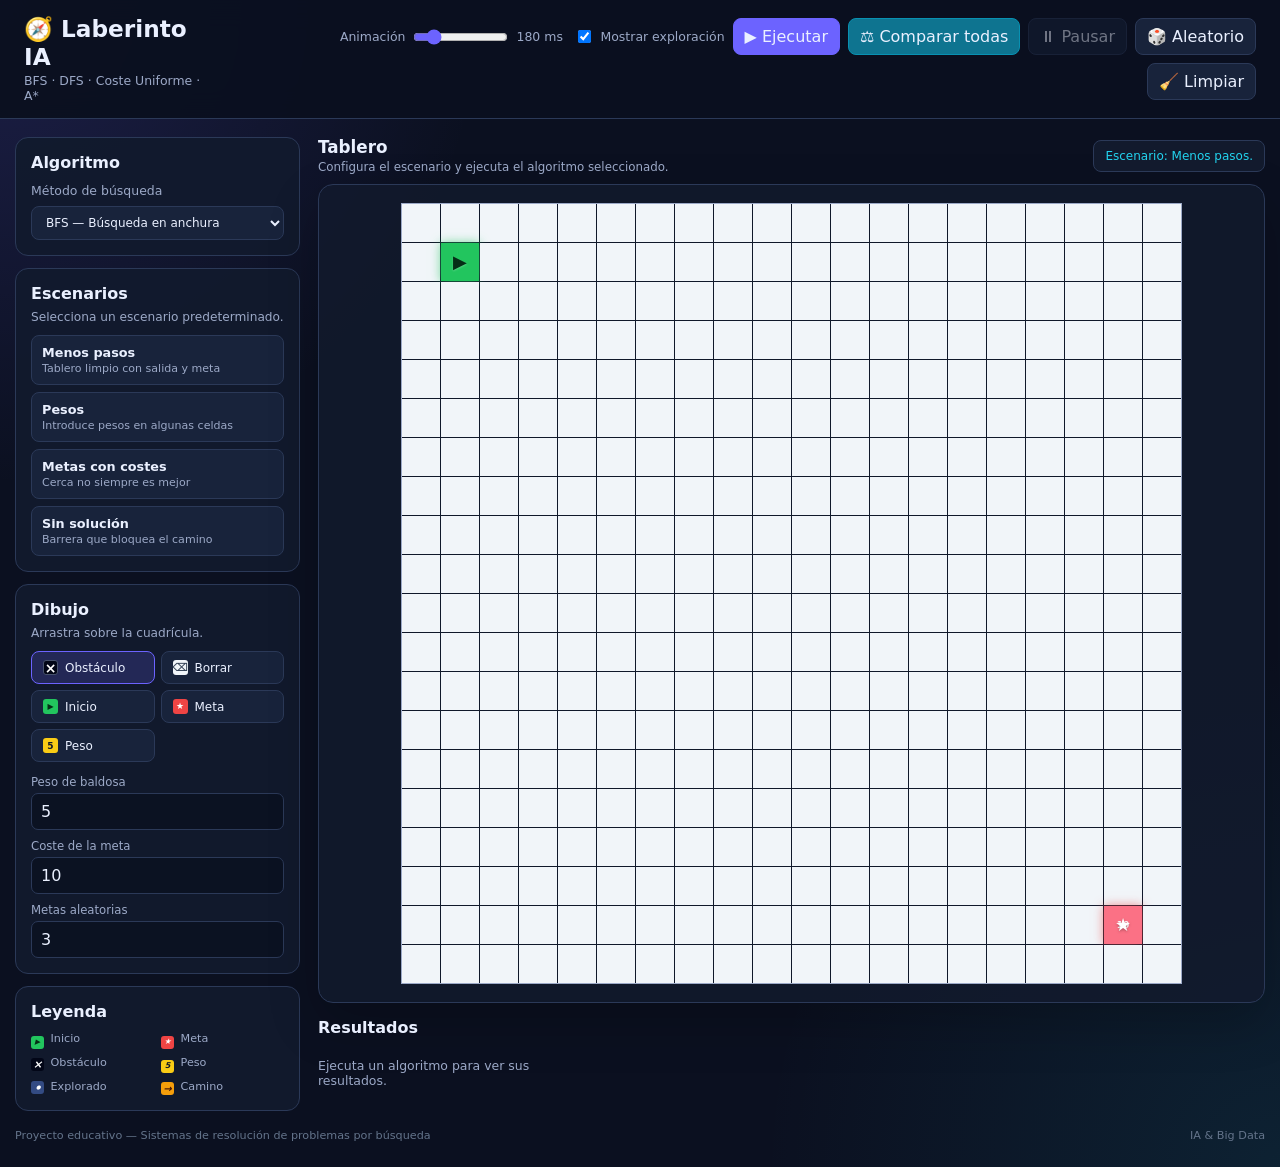
<file: index.html>
<!DOCTYPE html>
<html lang="es">
<head>
  <meta charset="UTF-8">
  <meta name="viewport" content="width=device-width, initial-scale=1.0">
  <title>Laberinto IA — BFS · DFS · Coste Uniforme · A*</title>
  <link rel="stylesheet" href="style.css">
</head>
<body>

  <!-- ================= FILA SUPERIOR ================= -->
  <header class="topbar">
    <div class="brand">
      <h1>🧭 Laberinto IA</h1>
      <p>BFS · DFS · Coste Uniforme · A*</p>
    </div>

    <div class="top-controls">
      <label class="speed-control">
        <span>Animación</span>
        <input id="speed" type="range" min="20" max="1000" value="180" step="20">
        <span id="speedValue">180 ms</span>
      </label>

      <label class="check-control">
        <input id="showExploration" type="checkbox" checked>
        <span>Mostrar exploración</span>
      </label>

      <button id="runBtn" class="primary">▶ Ejecutar</button>
      <button id="compareBtn" class="compare">⚖ Comparar todas</button>
      <button id="pauseBtn">⏸ Pausar</button>
      <button id="randomBtn">🎲 Aleatorio</button>
      <button id="clearBtn">🧹 Limpiar</button>
    </div>
  </header>

  <!-- ================= CONTENIDO ================= -->
  <main class="layout">

    <!-- ================= PANEL IZQUIERDO ================= -->
    <aside class="sidebar">

      <!-- ALGORITMO -->
      <section class="panel">
        <h2>Algoritmo</h2>
        <label class="field-label">Método de búsqueda</label>

        <select id="algorithm" name="algorithm" class="algorithm-select">
          <option value="bfs" selected>BFS — Búsqueda en anchura</option>
          <option value="dfs">DFS — Búsqueda en profundidad</option>
          <option value="ucs">Coste uniforme — Prioriza menor coste</option>
          <option value="astar">A* — Coste + heurística</option>
        </select>
      </section>

      <!-- ESCENARIOS -->
      <section class="panel">
        <h2>Escenarios</h2>
        <p class="help-text">Selecciona un escenario predeterminado.</p>

        <div class="scenario-list">
          <button class="scenario-btn" data-scenario="steps">
            <strong>Menos pasos</strong>
            <span>Tablero limpio con salida y meta</span>
          </button>

          <button class="scenario-btn" data-scenario="weights">
            <strong>Pesos</strong>
            <span>Introduce pesos en algunas celdas</span>
          </button>

          <button class="scenario-btn" data-scenario="goals">
            <strong>Metas con costes</strong>
            <span>Cerca no siempre es mejor</span>
          </button>

          <button class="scenario-btn" data-scenario="no-solution">
            <strong>Sin solución</strong>
            <span>Barrera que bloquea el camino</span>
          </button>
        </div>
      </section>

      <!-- DIBUJO -->
      <section class="panel">
        <h2>Dibujo</h2>
        <p class="help-text">Arrastra sobre la cuadrícula.</p>

        <div class="draw-tools">
          <button class="tool-btn active" data-tool="wall">
            <span class="tool-icon wall-icon"></span>
            Obstáculo
          </button>

          <button class="tool-btn" data-tool="erase">
            <span class="tool-icon erase-icon"></span>
            Borrar
          </button>

          <button class="tool-btn" data-tool="start">
            <span class="tool-icon start-icon"></span>
            Inicio
          </button>

          <button class="tool-btn" data-tool="goal">
            <span class="tool-icon goal-icon"></span>
            Meta
          </button>

          <button class="tool-btn" data-tool="weight">
            <span class="tool-icon weight-icon">5</span>
            Peso
          </button>
        </div>

        <div class="inputs">
          <label>
            <span>Peso de baldosa</span>
            <input id="tileWeight" type="number" min="1" max="999" value="5">
          </label>

          <label>
            <span>Coste de la meta</span>
            <input id="goalCost" type="number" min="0" max="9999" value="10">
          </label>

          <label>
            <span>Metas aleatorias</span>
            <input id="randomGoals" type="number" min="1" max="10" value="3">
          </label>
        </div>
      </section>

      <section class="panel legend-panel">
        <h2>Leyenda</h2>
        <div class="legend">
          <span><i class="legend-cell start"></i> Inicio</span>
          <span><i class="legend-cell goal"></i> Meta</span>
          <span><i class="legend-cell wall"></i> Obstáculo</span>
          <span><i class="legend-cell weight"></i> Peso</span>
          <span><i class="legend-cell explored"></i> Explorado</span>
          <span><i class="legend-cell path"></i> Camino</span>
        </div>
      </section>

    </aside>

    <!-- ================= ZONA CENTRAL ================= -->
    <section class="workspace">

      <div class="workspace-header">
        <div>
          <h2>Tablero</h2>
          <p>Configura el escenario y ejecuta el algoritmo seleccionado.</p>
        </div>

        <div id="status" class="status">
          <span>Preparado para ejecutar.</span>
        </div>
      </div>

      <div class="board-section">
        <div id="maze" class="maze" aria-label="Laberinto"></div>
      </div>

      <section class="results">
        <h2>Resultados</h2>
        <div id="resultCards" class="result-cards">
          <p class="empty">Ejecuta un algoritmo para ver sus resultados.</p>
        </div>
      </section>

    </section>
  </main>

  <footer>
    <span>Proyecto educativo — Sistemas de resolución de problemas por búsqueda</span>
    <span>IA & Big Data</span>
  </footer>

  <script src="algorithms.js"></script>
  <script src="app.js"></script>
</body>
</html>
</file>
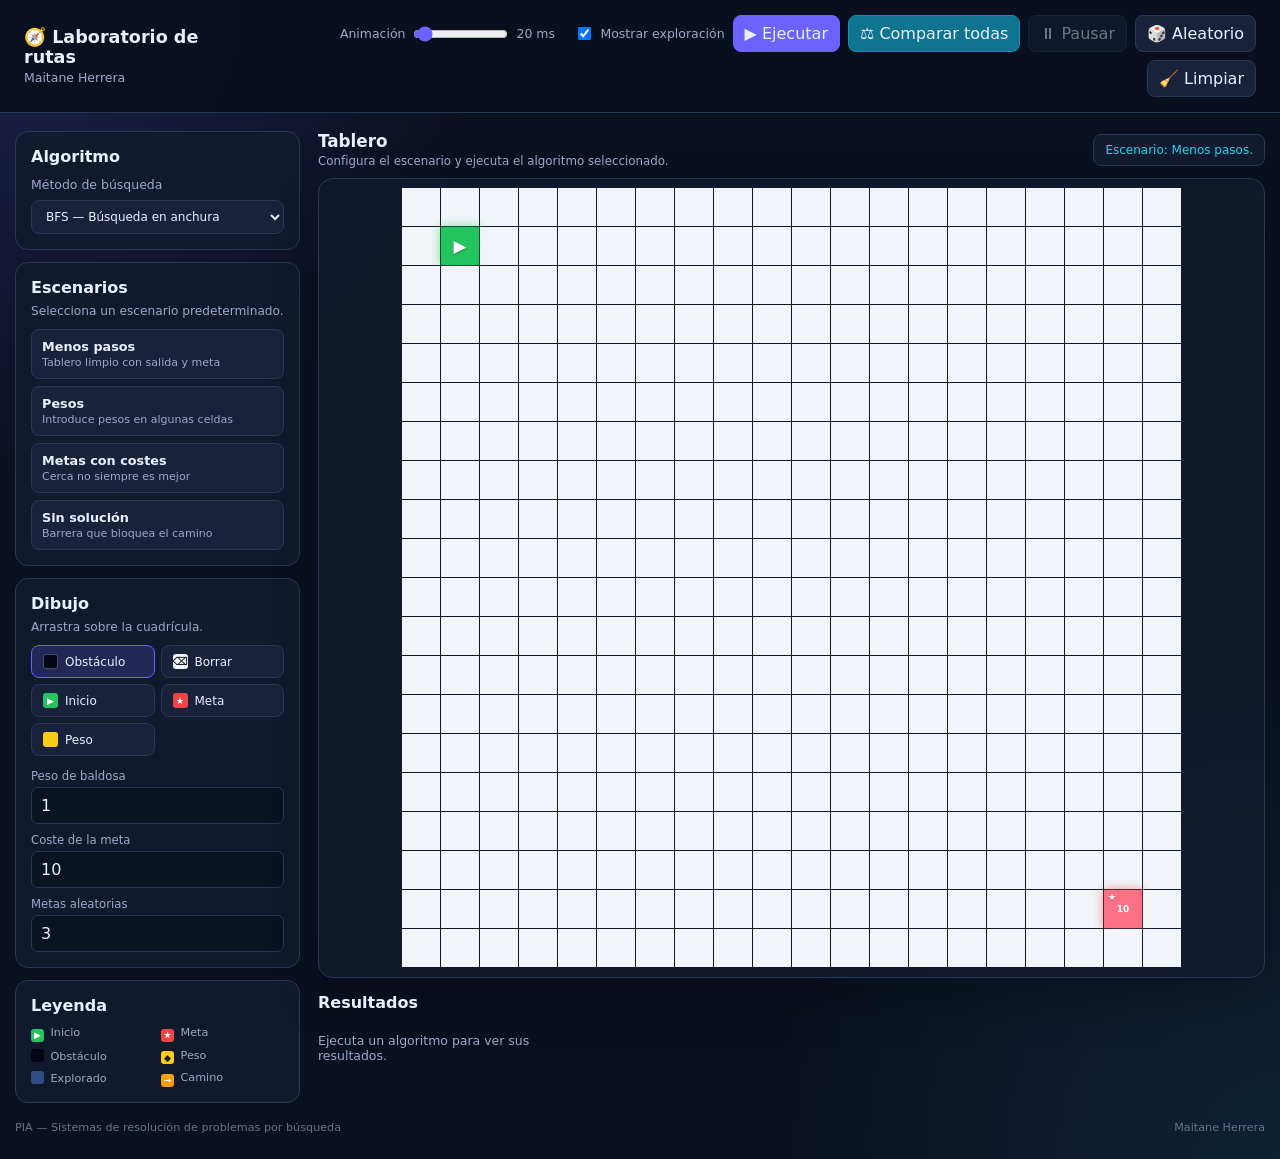
<file: v3/index.html>
<!DOCTYPE html>
<html lang="es">
<head>
  <meta charset="UTF-8">
  <meta name="viewport" content="width=device-width, initial-scale=1.0">
  <title>Laberinto IA — BFS · DFS · Coste Uniforme · A*</title>
  <link rel="stylesheet" href="style.css">
</head>
<body>

  <!-- ================= FILA SUPERIOR ================= -->
  <header class="topbar">
    <div class="brand">
      <h1>🧭 Laboratorio de rutas</h1>
      <p>Maitane Herrera</p>
    </div>

    <div class="top-controls">
      <label class="speed-control">
        <span>Animación</span>
        <input id="speed" type="range" min="10" max="500" value="20" step="20">
        <span id="speedValue">20 ms</span>
      </label>

      <label class="check-control">
        <input id="showExploration" type="checkbox" checked>
        <span>Mostrar exploración</span>
      </label>

      <button id="runBtn" class="primary">▶ Ejecutar</button>
      <button id="compareBtn" class="compare">⚖ Comparar todas</button>
      <button id="pauseBtn">⏸ Pausar</button>
      <button id="randomBtn">🎲 Aleatorio</button>
      <button id="clearBtn">🧹 Limpiar</button>
    </div>
  </header>

  <!-- ================= CONTENIDO ================= -->
  <main class="layout">

    <!-- ================= PANEL IZQUIERDO ================= -->
    <aside class="sidebar">

      <!-- ALGORITMO -->
      <section class="panel">
        <h2>Algoritmo</h2>
        <label class="field-label">Método de búsqueda</label>

        <select id="algorithm" name="algorithm" class="algorithm-select">
          <option value="bfs" selected>BFS — Búsqueda en anchura</option>
          <option value="dfs">DFS — Búsqueda en profundidad</option>
          <option value="ucs">Coste uniforme — Prioriza menor coste</option>
          <option value="astar">A* — Coste + heurística</option>
        </select>
      </section>

      <!-- ESCENARIOS -->
      <section class="panel">
        <h2>Escenarios</h2>
        <p class="help-text">Selecciona un escenario predeterminado.</p>

        <div class="scenario-list">
          <button class="scenario-btn" data-scenario="steps">
            <strong>Menos pasos</strong>
            <span>Tablero limpio con salida y meta</span>
          </button>

          <button class="scenario-btn" data-scenario="weights">
            <strong>Pesos</strong>
            <span>Introduce pesos en algunas celdas</span>
          </button>

          <button class="scenario-btn" data-scenario="goals">
            <strong>Metas con costes</strong>
            <span>Cerca no siempre es mejor</span>
          </button>

          <button class="scenario-btn" data-scenario="no-solution">
            <strong>Sin solución</strong>
            <span>Barrera que bloquea el camino</span>
          </button>
        </div>
      </section>

      <!-- DIBUJO -->
      <section class="panel">
        <h2>Dibujo</h2>
        <p class="help-text">Arrastra sobre la cuadrícula.</p>

        <div class="draw-tools">
          <button class="tool-btn active" data-tool="wall">
            <span class="tool-icon wall-icon"></span>
            Obstáculo
          </button>

          <button class="tool-btn" data-tool="erase">
            <span class="tool-icon erase-icon"></span>
            Borrar
          </button>

          <button class="tool-btn" data-tool="start">
            <span class="tool-icon start-icon"></span>
            Inicio
          </button>

          <button class="tool-btn" data-tool="goal">
            <span class="tool-icon goal-icon"></span>
            Meta
          </button>

          <button class="tool-btn" data-tool="weight">
            <span class="tool-icon weight-icon"></span>
            Peso
          </button>
        </div>

        <div class="inputs">
          <label>
            <span>Peso de baldosa</span>
            <input id="tileWeight" type="number" min="1" max="999" value="1">
          </label>

          <label>
            <span>Coste de la meta</span>
            <input id="goalCost" type="number" min="0" max="9999" value="10">
          </label>

          <label>
            <span>Metas aleatorias</span>
            <input id="randomGoals" type="number" min="1" max="10" value="3">
          </label>
        </div>
      </section>

      <section class="panel legend-panel">
        <h2>Leyenda</h2>
        <div class="legend">
          <span><i class="legend-cell start"></i> Inicio</span>
          <span><i class="legend-cell goal"></i> Meta</span>
          <span><i class="legend-cell wall"></i> Obstáculo</span>
          <span><i class="legend-cell weight"></i> Peso</span>
          <span><i class="legend-cell explored"></i> Explorado</span>
          <span><i class="legend-cell path"></i> Camino</span>
        </div>
      </section>

    </aside>

    <!-- ================= ZONA CENTRAL ================= -->
    <section class="workspace">

      <div class="workspace-header">
        <div>
          <h2>Tablero</h2>
          <p>Configura el escenario y ejecuta el algoritmo seleccionado.</p>
        </div>

        <div id="status" class="status">
          <span>Preparado para ejecutar.</span>
        </div>
      </div>

      <div class="board-section">
        <div id="maze" class="maze" aria-label="Laberinto"></div>
      </div>

      <section class="results">
        <h2>Resultados</h2>
        <div id="resultCards" class="result-cards">
          <p class="empty">Ejecuta un algoritmo para ver sus resultados.</p>
        </div>
      </section>

    </section> 
  </main>

  <footer>
    <span>PIA — Sistemas de resolución de problemas por búsqueda</span>
    <span>Maitane Herrera</span>
  </footer>

  <script src="algorithms.js"></script>
  <script src="app.js"></script>
</body>
</html>
</file>
<file: style.css>
* {
  box-sizing: border-box;
}

:root {
  --bg: #0b1020;
  --panel: #121a2d;
  --panel-2: #18233b;
  --text: #eaf0ff;
  --muted: #9ca9c7;
  --accent: #6c63ff;
  --cyan: #22d3ee;
  --green: #22c55e;
  --red: #ef4444;
  --yellow: #facc15;
  --orange: #f59e0b;
  --explored: #334b83;
  --wall: #020617;
  --border: #2b3958;
}

body {
  margin: 0;
  min-height: 100vh;
  background:
    radial-gradient(circle at top left, rgba(108,99,255,.18), transparent 28%),
    radial-gradient(circle at bottom right, rgba(34,211,238,.09), transparent 30%),
    var(--bg);
  color: var(--text);
  font-family: Inter, system-ui, -apple-system, BlinkMacSystemFont, "Segoe UI", sans-serif;
}

/* ================= FILA SUPERIOR ================= */

.topbar {
  position: sticky;
  top: 0;
  z-index: 20;
  display: flex;
  align-items: center;
  justify-content: space-between;
  gap: 20px;
  padding: 15px 24px;
  background: rgba(11,16,32,.96);
  backdrop-filter: blur(14px);
  border-bottom: 1px solid var(--border);
}

.brand h1 {
  margin: 0;
  font-size: 1.45rem;
}

.brand p {
  margin: 3px 0 0;
  color: var(--muted);
  font-size: .78rem;
}

.top-controls {
  display: flex;
  align-items: center;
  justify-content: flex-end;
  flex-wrap: wrap;
  gap: 8px;
}

button,
input,
select {
  font: inherit;
}

button {
  border: 1px solid var(--border);
  border-radius: 8px;
  background: var(--panel-2);
  color: var(--text);
  padding: 8px 11px;
  cursor: pointer;
  transition: .18s ease;
}

button:hover:not(:disabled) {
  transform: translateY(-1px);
  border-color: var(--accent);
}

button:disabled {
  opacity: .45;
  cursor: not-allowed;
}

button.primary {
  background: var(--accent);
  border-color: var(--accent);
}

button.compare {
  background: #0e7490;
  border-color: #0891b2;
}

.speed-control,
.check-control {
  display: flex;
  align-items: center;
  gap: 6px;
  color: var(--muted);
  font-size: .78rem;
}

.speed-control input {
  width: 95px;
  accent-color: var(--accent);
}

#speedValue {
  width: 50px;
}

/* ================= LAYOUT ================= */

.layout {
  width: min(1450px, calc(100% - 30px));
  margin: 18px auto;
  display: grid;
  grid-template-columns: 285px minmax(650px, 1fr);
  gap: 18px;
  align-items: start;
}

.sidebar {
  display: flex;
  flex-direction: column;
  gap: 12px;
}

.panel {
  background: rgba(18,26,45,.94);
  border: 1px solid var(--border);
  border-radius: 13px;
  padding: 15px;
}

.panel h2 {
  margin: 0 0 11px;
  font-size: 1rem;
}

.field-label {
  display: block;
  margin-bottom: 8px;
  color: var(--muted);
  font-size: .78rem;
}

.help-text {
  margin: -4px 0 11px;
  color: var(--muted);
  font-size: .76rem;
}

/* ================= ALGORITMOS ================= */

.algorithm-select {
  width: 100%;
  box-sizing: border-box;
  display: block;
  margin-top: 8px;
  padding: 8px 10px;
  font: inherit;
  font-size: .75rem;
  line-height: 1.3;
  color: var(--text);
  background: var(--panel-2);
  border: 1px solid var(--border);
  border-radius: 8px;
  cursor: pointer;
  outline: none;
  color-scheme: dark;
}

.algorithm-select:hover {
  border-color: var(--accent);
}

.algorithm-select:focus {
  border-color: var(--accent);
  box-shadow: 0 0 0 2px rgba(108,99,255,.12);
}

/* Contraste del menú al desplegar */
.algorithm-select option {
  color: var(--text);
  background: var(--panel-2);
  font-family: inherit;
  font-size: .75rem;
}

/* ================= ESCENARIOS ================= */

.scenario-list {
  display: flex;
  flex-direction: column;
  gap: 7px;
}

.scenario-btn {
  width: 100%;
  text-align: left;
  display: flex;
  flex-direction: column;
  gap: 2px;
  padding: 9px 10px;
}

.scenario-btn strong {
  font-size: .8rem;
}

.scenario-btn span {
  color: var(--muted);
  font-size: .69rem;
}

/* ================= DIBUJO ================= */

.draw-tools {
  display: grid;
  grid-template-columns: 1fr 1fr;
  gap: 6px;
}

.tool-btn {
  display: flex;
  align-items: center;
  gap: 7px;
  justify-content: flex-start;
  font-size: .75rem;
}

.tool-btn.active {
  background: rgba(108,99,255,.2);
  border-color: var(--accent);
}

.tool-icon {
  width: 15px;
  height: 15px;
  display: inline-flex;
  align-items: center;
  justify-content: center;
  border-radius: 3px;
  flex: 0 0 15px;
}

.wall-icon { background: var(--wall); border: 1px solid #46516b; color: #fff; }
.erase-icon { background: #f1f5f9; color: #334155; }
.start-icon { background: var(--green); color: #052e16; }
.goal-icon { background: var(--red); color: #fff; }

/* Iconos de las herramientas: conservan el color y añaden una referencia visual */
.wall-icon::before { content: "×"; font-size: 14px; font-weight: 900; line-height: 1; }
.erase-icon::before { content: "⌫"; font-size: 11px; font-weight: 900; line-height: 1; }
.start-icon::before { content: "▶"; font-size: 8px; font-weight: 900; line-height: 1; }
.goal-icon::before { content: "★"; font-size: 9px; font-weight: 900; line-height: 1; }
.weight-icon {
  background: var(--yellow);
  color: #111827;
  font-size: 9px;
  font-weight: 800;
}

.inputs {
  margin-top: 13px;
  display: flex;
  flex-direction: column;
  gap: 9px;
}

.inputs label {
  display: flex;
  flex-direction: column;
  gap: 4px;
}

.inputs label span {
  color: var(--muted);
  font-size: .73rem;
}

.inputs input {
  width: 100%;
  padding: 8px 9px;
  color: var(--text);
  background: #0b1222;
  border: 1px solid var(--border);
  border-radius: 7px;
  outline: none;
}

.inputs input:focus {
  border-color: var(--accent);
}

/* ================= LEYENDA ================= */

.legend {
  display: grid;
  grid-template-columns: 1fr 1fr;
  gap: 7px;
}

.legend span {
  color: var(--muted);
  font-size: .7rem;
}

.legend-cell {
  width: 13px;
  height: 13px;
  display: inline-block;
  vertical-align: -2px;
  border-radius: 3px;
  margin-right: 3px;
}

.legend-cell.start { background: var(--green); color: #052e16; }
.legend-cell.goal { background: var(--red); color: #fff; }
.legend-cell.wall { background: var(--wall); color: #fff; }
.legend-cell.weight { background: var(--yellow); color: #111827; }
.legend-cell.explored { background: var(--explored); color: #fff; }
.legend-cell.path { background: var(--orange); color: #431407; }

/* Iconos de la leyenda */
.legend-cell::before {
  display: flex;
  width: 100%;
  height: 100%;
  align-items: center;
  justify-content: center;
  font-size: 9px;
  font-weight: 900;
  line-height: 1;
}
.legend-cell.start::before { content: "▶"; font-size: 7px; }
.legend-cell.goal::before { content: "★"; font-size: 8px; }
.legend-cell.wall::before { content: "×"; font-size: 11px; }
.legend-cell.weight::before { content: "5"; font-size: 8px; }
.legend-cell.explored::before { content: "•"; font-size: 12px; }
.legend-cell.path::before { content: "→"; font-size: 10px; }

/* ================= TABLERO ================= */

.workspace {
  min-width: 0;
}

.workspace-header {
  display: flex;
  justify-content: space-between;
  align-items: center;
  gap: 15px;
  margin-bottom: 10px;
}

.workspace-header h2 {
  margin: 0;
  font-size: 1.05rem;
}

.workspace-header p {
  margin: 3px 0 0;
  color: var(--muted);
  font-size: .74rem;
}

.status {
  padding: 8px 11px;
  border-radius: 8px;
  border: 1px solid var(--border);
  background: var(--panel);
  color: var(--cyan);
  font-size: .75rem;
  white-space: nowrap;
}

.board-section {
  display: flex;
  justify-content: center;
  padding: 18px;
  background: rgba(18,26,45,.78);
  border: 1px solid var(--border);
  border-radius: 15px;
  overflow: auto;
  box-shadow: 0 20px 50px rgba(0,0,0,.22);
}

.maze {
    display: grid;
    grid-template-columns: repeat(20, 38px);
    grid-template-rows: repeat(20, 38px);
    gap: 1px;
    user-select: none;
    touch-action: none;
    border: 1px solid #9ca9c7;
}
.maze-cell {
  border: 1px solid #9ca9c7;
  box-sizing: border-box;
}

.node {
    position: relative;
    width: 100%;
    height: 100%;
    background: #f1f5f9;
    border-radius: 0;
    cursor: crosshair;
    transition: background-color .12s ease, transform .12s ease;
}

.node:hover {
  transform: scale(.92);
}

.node.wall {
  background: var(--wall);
}

.node.start {
  background: var(--green);
  box-shadow: 0 0 10px rgba(34,197,94,.65);
  cursor: grab;
}

.node.goal {
  background: var(--red);
  box-shadow: 0 0 10px rgba(239,68,68,.65);
  cursor: grab;
}

.node.weight {
  background: var(--yellow);
}

.node.weight::after {
  content: attr(data-weight);
  position: absolute;
  inset: 0;
  display: flex;
  align-items: center;
  justify-content: center;
  color: #111827;
  font-size: 10px;
  font-weight: 800;
}

.node.goal-weight {
  background: #fb7185;
}

.node.goal-weight::after {
  content: attr(data-goal-cost);
  position: absolute;
  inset: 0;
  display: flex;
  align-items: center;
  justify-content: center;
  color: white;
  font-size: 9px;
  font-weight: 800;
}

.node.explored {
  background: var(--explored);
}

.node.path {
  background: var(--orange);
  box-shadow: 0 0 7px rgba(245,158,11,.5);
}

/* ================= ICONOS EN LA CUADRÍCULA ================= */

.node::before {
  position: absolute;
  inset: 0;
  z-index: 2;
  display: flex;
  align-items: center;
  justify-content: center;
  pointer-events: none;
  font-weight: 900;
  line-height: 1;
}

.node.start::before {
  content: "▶";
  color: #052e16;
  font-size: 18px;
  text-shadow: 0 1px 2px rgba(255,255,255,.25);
}

.node.goal::before {
  content: "★";
  color: #fff;
  font-size: 18px;
  text-shadow: 0 1px 3px rgba(0,0,0,.35);
}

.node.wall::before {
  content: "×";
  color: #94a3b8;
  font-size: 20px;
}

.node.explored::before {
  content: "•";
  color: #dbeafe;
  font-size: 22px;
}

.node.path::before {
  content: "→";
  color: #431407;
  font-size: 17px;
}

.node.weight::before {
  content: "◆";
  color: rgba(120,53,15,.55);
  font-size: 9px;
  top: 2px;
  right: 3px;
  left: auto;
  bottom: auto;
  width: auto;
  height: auto;
}

/* ================= RESULTADOS ================= */

.results {
  margin-top: 15px;
}

.results h2 {
  margin: 0 0 9px;
  font-size: 1rem;
}

.result-cards {
  display: grid;
  grid-template-columns: repeat(4, 1fr);
  gap: 9px;
}

.result-card {
  padding: 11px;
  border: 1px solid var(--border);
  border-radius: 10px;
  background: var(--panel);
}

.result-card h3 {
  margin: 0 0 8px;
  font-size: .84rem;
}

.metric {
  display: flex;
  justify-content: space-between;
  gap: 8px;
  color: var(--muted);
  margin: 4px 0;
  font-size: .7rem;
}

.metric b {
  color: var(--text);
}

.empty {
  color: var(--muted);
  font-size: .78rem;
}

/* ================= FOOTER ================= */

footer {
  width: min(1450px, calc(100% - 30px));
  margin: 15px auto 25px;
  display: flex;
  justify-content: space-between;
  color: #64748b;
  font-size: .7rem;
}

/* ================= RESPONSIVE ================= */

@media (max-width: 1150px) {
  .topbar {
    position: static;
    flex-direction: column;
    align-items: stretch;
  }

  .top-controls {
    justify-content: flex-start;
  }

  .layout {
    grid-template-columns: 250px minmax(580px, 1fr);
  }
}

@media (max-width: 900px) {
  .layout {
    grid-template-columns: 1fr;
  }

  .sidebar {
    display: grid;
    grid-template-columns: 1fr 1fr;
  }

  .legend-panel {
    grid-column: 1 / -1;
  }

  .workspace {
    min-width: 0;
  }
}

@media (max-width: 650px) {
  .sidebar {
    display: flex;
  }

  .result-cards {
    grid-template-columns: 1fr 1fr;
  }

  .workspace-header {
    flex-direction: column;
    align-items: flex-start;
  }
}
</file>
<file: v3/style.css>
* {
  box-sizing: border-box;
}

:root {
  --bg: #0b1020;
  --panel: #121a2d;
  --panel-2: #18233b;
  --text: #eaf0ff;
  --muted: #9ca9c7;
  --accent: #6c63ff;
  --cyan: #22d3ee;
  --green: #22c55e;
  --red: #ef4444;
  --yellow: #facc15;
  --orange: #f59e0b;
  --explored: #334b83;
  --wall: #020617;
  --border: #2b3958;
}

body {
  margin: 0;
  min-height: 100vh;
  background:
    radial-gradient(circle at top left, rgba(108,99,255,.18), transparent 28%),
    radial-gradient(circle at bottom right, rgba(34,211,238,.09), transparent 30%),
    var(--bg);
  color: var(--text);
  font-family: Inter, system-ui, -apple-system, BlinkMacSystemFont, "Segoe UI", sans-serif;
}

/* ================= FILA SUPERIOR ================= */

.topbar {
  position: sticky;
  top: 0;
  z-index: 20;
  display: flex;
  align-items: center;
  justify-content: space-between;
  gap: 20px;
  padding: 15px 24px;
  background: rgba(11,16,32,.96);
  backdrop-filter: blur(14px);
  border-bottom: 1px solid var(--border);
}

.brand h1 {
  margin: 0;
  font-size: 1.1rem;
}

.brand p {
  margin: 3px 0 0;
  color: var(--muted);
  font-size: .78rem;
}

.top-controls {
  display: flex;
  align-items: center;
  justify-content: flex-end;
  flex-wrap: wrap;
  gap: 8px;
}

button,
input,
select {
  font: inherit;
}

button {
  border: 1px solid var(--border);
  border-radius: 8px;
  background: var(--panel-2);
  color: var(--text);
  padding: 8px 11px;
  cursor: pointer;
  transition: .18s ease;
}

button:hover:not(:disabled) {
  transform: translateY(-1px);
  border-color: var(--accent);
}

button:disabled {
  opacity: .45;
  cursor: not-allowed;
}

button.primary {
  background: var(--accent);
  border-color: var(--accent);
}

button.compare {
  background: #0e7490;
  border-color: #0891b2;
}

.speed-control,
.check-control {
  display: flex;
  align-items: center;
  gap: 6px;
  color: var(--muted);
  font-size: .78rem;
}

.speed-control input {
  width: 95px;
  accent-color: var(--accent);
}

#speedValue {
  width: 50px;
}

/* ================= LAYOUT ================= */

.layout {
  width: min(1450px, calc(100% - 30px));
  margin: 18px auto;
  display: grid;
  grid-template-columns: 285px minmax(650px, 1fr);
  gap: 18px;
  align-items: start;
}

.sidebar {
  display: flex;
  flex-direction: column;
  gap: 12px;
}

.panel {
  background: rgba(18,26,45,.94);
  border: 1px solid var(--border);
  border-radius: 13px;
  padding: 15px;
}

.panel h2 {
  margin: 0 0 11px;
  font-size: 1rem;
}

.field-label {
  display: block;
  margin-bottom: 8px;
  color: var(--muted);
  font-size: .78rem;
}

.help-text {
  margin: -4px 0 11px;
  color: var(--muted);
  font-size: .76rem;
}

/* ================= ALGORITMOS ================= */

.algorithm-select {
  width: 100%;
  box-sizing: border-box;
  display: block;
  margin-top: 8px;
  padding: 8px 10px;
  font: inherit;
  font-size: .75rem;
  line-height: 1.3;
  color: var(--text);
  background: var(--panel-2);
  border: 1px solid var(--border);
  border-radius: 8px;
  cursor: pointer;
  outline: none;
  color-scheme: dark;
}

.algorithm-select:hover {
  border-color: var(--accent);
}

.algorithm-select:focus {
  border-color: var(--accent);
  box-shadow: 0 0 0 2px rgba(108,99,255,.12);
}

/* Contraste del menú al desplegar */
.algorithm-select option {
  color: var(--text);
  background: var(--panel-2);
  font-family: inherit;
  font-size: .75rem;
}

/* ================= ESCENARIOS ================= */

.scenario-list {
  display: flex;
  flex-direction: column;
  gap: 7px;
}

.scenario-btn {
  width: 100%;
  text-align: left;
  display: flex;
  flex-direction: column;
  gap: 2px;
  padding: 9px 10px;
}

.scenario-btn strong {
  font-size: .8rem;
}

.scenario-btn span {
  color: var(--muted);
  font-size: .69rem;
}

/* ================= DIBUJO ================= */

.draw-tools {
  display: grid;
  grid-template-columns: 1fr 1fr;
  gap: 6px;
}

.tool-btn {
  display: flex;
  align-items: center;
  gap: 7px;
  justify-content: flex-start;
  font-size: .75rem;
}

.tool-btn.active {
  background: rgba(108,99,255,.2);
  border-color: var(--accent);
}

.tool-icon {
  width: 15px;
  height: 15px;
  display: inline-flex;
  align-items: center;
  justify-content: center;
  border-radius: 3px;
  flex: 0 0 15px;
}

.wall-icon { background: var(--wall); border: 1px solid #46516b; }
.erase-icon { background: #f1f5f9; }
.start-icon { background: var(--green); }
.goal-icon { background: var(--red); }
.weight-icon {
  background: var(--yellow);
  color: #111827;
  font-size: 9px;
  font-weight: 800;
}

.inputs {
  margin-top: 13px;
  display: flex;
  flex-direction: column;
  gap: 9px;
}

.inputs label {
  display: flex;
  flex-direction: column;
  gap: 4px;
}

.inputs label span {
  color: var(--muted);
  font-size: .73rem;
}

.inputs input {
  width: 100%;
  padding: 8px 9px;
  color: var(--text);
  background: #0b1222;
  border: 1px solid var(--border);
  border-radius: 7px;
  outline: none;
}

.inputs input:focus {
  border-color: var(--accent);
}

/* ================= LEYENDA ================= */

.legend {
  display: grid;
  grid-template-columns: 1fr 1fr;
  gap: 7px;
}

.legend span {
  color: var(--muted);
  font-size: .7rem;
}

.legend-cell {
  width: 13px;
  height: 13px;
  display: inline-block;
  vertical-align: -2px;
  border-radius: 3px;
  margin-right: 3px;
}

.legend-cell.start { background: var(--green); }
.legend-cell.goal { background: var(--red); }
.legend-cell.wall { background: var(--wall); }
.legend-cell.weight { background: var(--yellow); }
.legend-cell.explored { background: var(--explored); }
.legend-cell.path { background: var(--orange); }

/* ================= TABLERO ================= */

.workspace {
  min-width: 0;
}

.workspace-header {
  display: flex;
  justify-content: space-between;
  align-items: center;
  gap: 15px;
  margin-bottom: 10px;
}

.workspace-header h2 {
  margin: 0;
  font-size: 1.05rem;
}

.workspace-header p {
  margin: 3px 0 0;
  color: var(--muted);
  font-size: .74rem;
}

.status {
  padding: 8px 11px;
  border-radius: 8px;
  border: 1px solid var(--border);
  background: var(--panel);
  color: var(--cyan);
  font-size: .75rem;
  white-space: nowrap;
}

.board-section {
  display: flex;
  justify-content: center;
  padding: 1%;
  background: rgba(18,26,45,.78);
  border: 1px solid var(--border);
  border-radius: 15px;
  overflow: auto;
  box-shadow: 0 20px 50px rgba(0,0,0,.22);
}

.maze {
    display: grid;
    grid-template-columns: repeat(20, 38px);
    grid-template-rows: repeat(20, 38px);
    gap: 1px;
    row-rule: 2px solid #9ca9c7;
    column-rule: 2px solid #9ca9c7;
    user-select: none;
    touch-action: none;
    border:none;
}
.maze-cell {
  border: 1px solid #9ca9c7;
  box-sizing: border-box;
}

.node {
    position: relative;
    width: 100%;
    height: 100%;
    background: #f1f5f9;
    border-radius: 0;
    border:none;
    cursor: crosshair;
    transition: background-color .12s ease, transform .12s ease;
}

.node:hover {
  transform: scale(.92);
}

.node.wall {
  background: var(--wall);
}

.node.start {
  background: var(--green);
  box-shadow: 0 0 10px rgba(34,197,94,.65);
  cursor: grab;
}

.node.goal {
  background: var(--red);
  box-shadow: 0 0 10px rgba(239,68,68,.65);
  cursor: grab;
}

.node.weight {
  background: var(--yellow);
}

.node.weight::after {
  content: attr(data-weight);
  position: absolute;
  inset: 0;
  display: flex;
  align-items: center;
  justify-content: center;
  color: #111827;
  font-size: 10px;
  font-weight: 800;
}

.node.goal-weight {
  background: #fb7185;
}

.node.goal-weight::after {
  content: attr(data-goal-cost);
  position: absolute;
  inset: 0;
  display: flex;
  align-items: center;
  justify-content: center;
  color: white;
  font-size: 9px;
  font-weight: 800;
}

.node.explored {
  background: var(--explored);
}

.node.path {
  background: var(--orange);
  box-shadow: 0 0 7px rgba(245,158,11,.5);
}

/* ================= RESULTADOS ================= */

.results {
  margin-top: 15px;
}

.results h2 {
  margin: 0 0 9px;
  font-size: 1rem;
}

.result-cards {
  display: grid;
  grid-template-columns: repeat(4, 1fr);
  gap: 9px;
}

.result-card {
  padding: 11px;
  border: 1px solid var(--border);
  border-radius: 10px;
  background: var(--panel);
}

.result-card h3 {
  margin: 0 0 8px;
  font-size: .84rem;
}

.metric {
  display: flex;
  justify-content: space-between;
  gap: 8px;
  color: var(--muted);
  margin: 4px 0;
  font-size: .7rem;
}

.metric b {
  color: var(--text);
}

.empty {
  color: var(--muted);
  font-size: .78rem;
}

/* ================= FOOTER ================= */

footer {
  width: min(1450px, calc(100% - 30px));
  margin: 15px auto 25px;
  display: flex;
  justify-content: space-between;
  color: #64748b;
  font-size: .7rem;
}

/* ================= RESPONSIVE ================= */

@media (max-width: 1150px) {
  .topbar {
    position: static;
    flex-direction: column;
    align-items: stretch;
  }

  .top-controls {
    justify-content: flex-start;
  }

  .layout {
    grid-template-columns: 250px minmax(580px, 1fr);
  }
}

@media (max-width: 900px) {
  .layout {
    grid-template-columns: 1fr;
  }

  .sidebar {
    display: grid;
    grid-template-columns: 1fr 1fr;
  }

  .legend-panel {
    grid-column: 1 / -1;
  }

  .workspace {
    min-width: 0;
  }
}

@media (max-width: 650px) {
  .sidebar {
    display: flex;
  }

  .result-cards {
    grid-template-columns: 1fr 1fr;
  }

  .workspace-header {
    flex-direction: column;
    align-items: flex-start;
  }
}

/* ================= ICONOS SOBRE LOS COLORES ================= */

/* Los iconos complementan los colores: no sustituyen la codificación por color. */
.node::before {
  position: absolute;
  inset: 0;
  z-index: 2;
  display: flex;
  align-items: center;
  justify-content: center;
  pointer-events: none;
  line-height: 1;
  font-weight: 900;
}

.node.wall::before {
  /*content: "×";*/
  color: #f8fafc;
  font-size: 20px;
}

.node.start::before {
  content: "▶";
  color: #ffffff;
  font-size: 17px;
  text-shadow: 0 1px 2px rgba(0,0,0,.35);
}

.node.goal::before {
  content: "★";
  color: #ffffff;
  font-size: 17px;
  text-shadow: 0 1px 2px rgba(0,0,0,.35);
}

.node.weight::before {
  content: "◆";
  color: rgba(17,24,39,.7);
  font-size: 8px;
  align-items: flex-start;
  justify-content: flex-end;
  padding: 3px 4px;
}

.node.goal-weight::before {
  content: "★";
  color: #ffffff;
  font-size: 9px;
  align-items: flex-start;
  justify-content: flex-start;
  padding: 3px 4px;
}

.node.explored::before {

  color: #dbeafe;
  font-size: 18px;
}

.node.path::before {
  content: "→";
  color: #ffffff;
  font-size: 17px;
  text-shadow: 0 1px 2px rgba(0,0,0,.3);
}

/* Iconos también visibles en la leyenda, manteniendo los colores. */
.legend-cell {
  position: relative;
  display: inline-flex;
  align-items: center;
  justify-content: center;
  color: #fff;
  font-style: normal;
  font-size: 9px;
  font-weight: 900;
}

.legend-cell.start::after { content: "▶"; }
.legend-cell.goal::after { content: "★"; }
/*.legend-cell.wall::after { content: "×"; }*/
.legend-cell.weight::after { content: "◆"; color: #111827; }
/*.legend-cell.explored::after { content: "•"; }*/
.legend-cell.path::after { content: "→"; }

/* Iconos de las herramientas: además del color, identifican visualmente la acción. */
.wall-icon::after { /*content: "×";*/ color: #fff; font-size: 12px; font-weight: 900; }
.erase-icon::after { content: "⌫"; color: #111827; font-size: 11px; font-weight: 900; }
.start-icon::after { content: "▶"; color: #fff; font-size: 9px; font-weight: 900; }
.goal-icon::after { content: "★"; color: #fff; font-size: 9px; font-weight: 900; }
</file>
